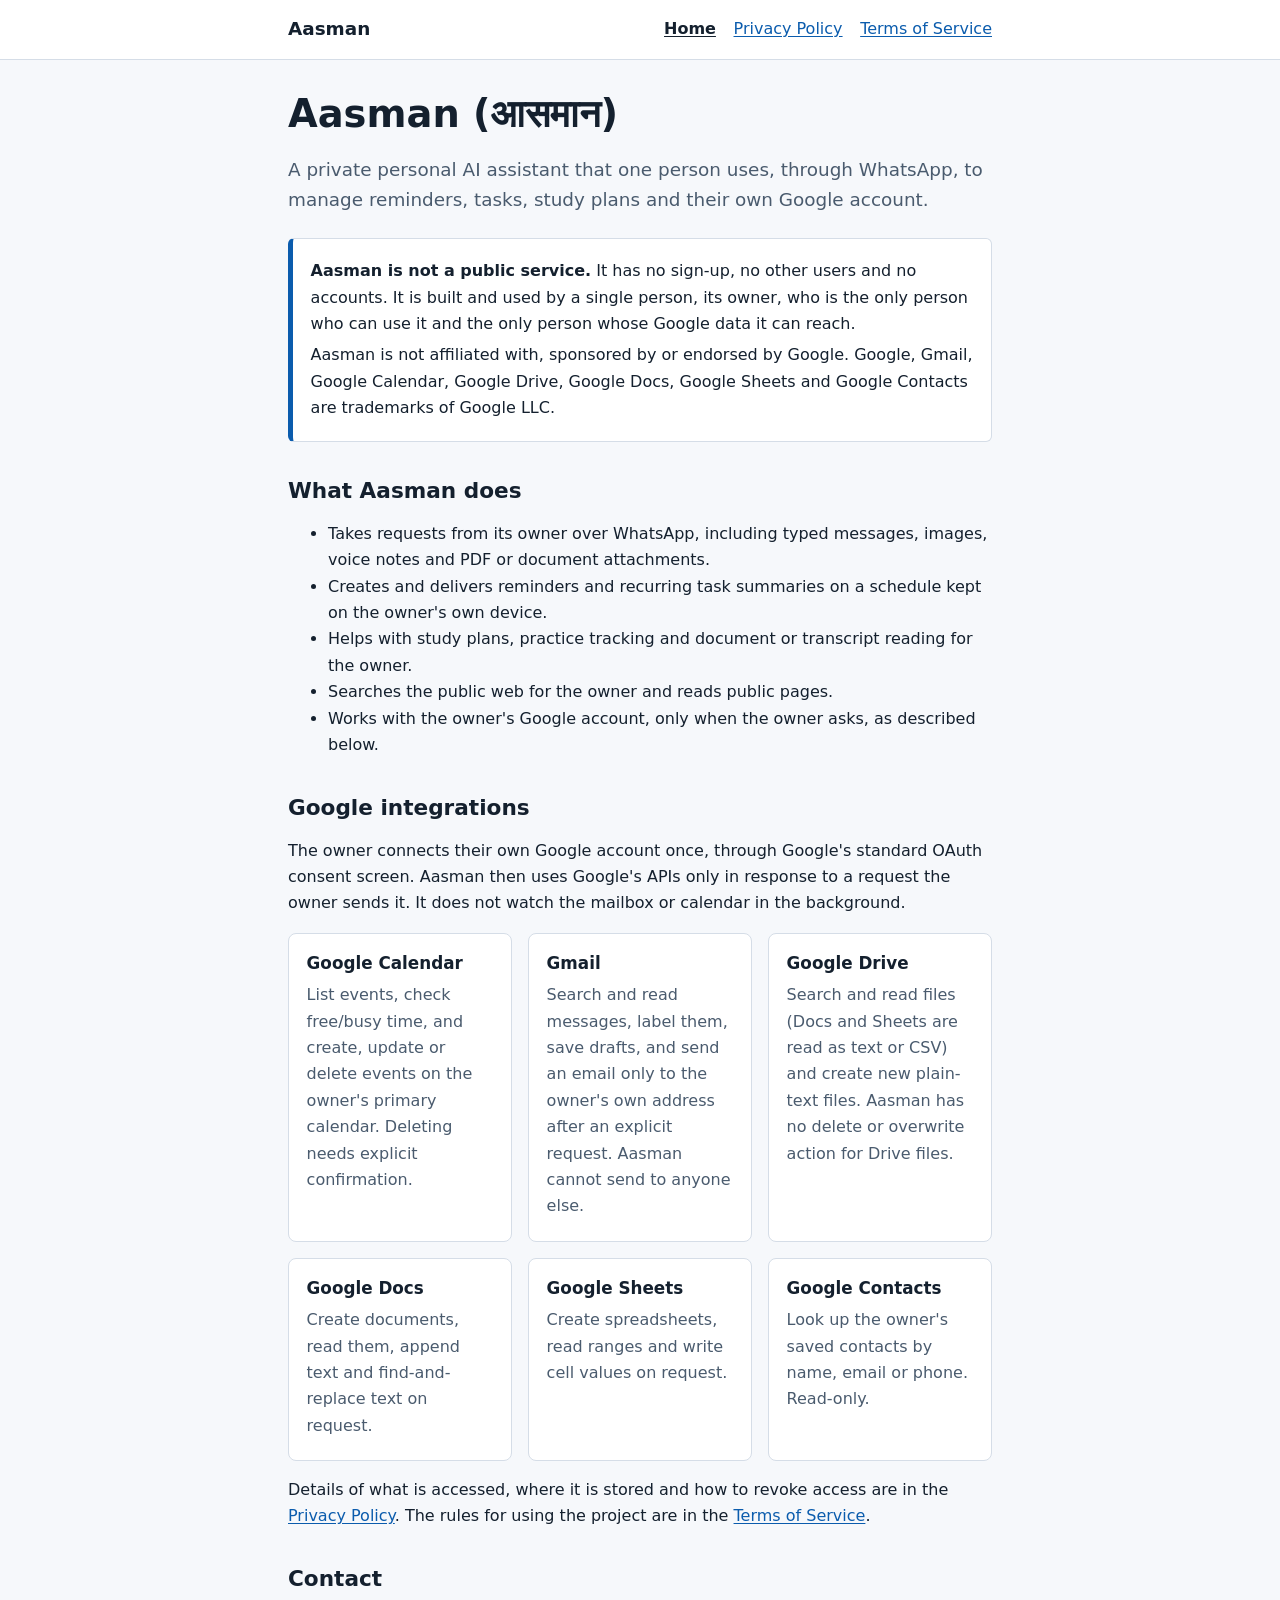
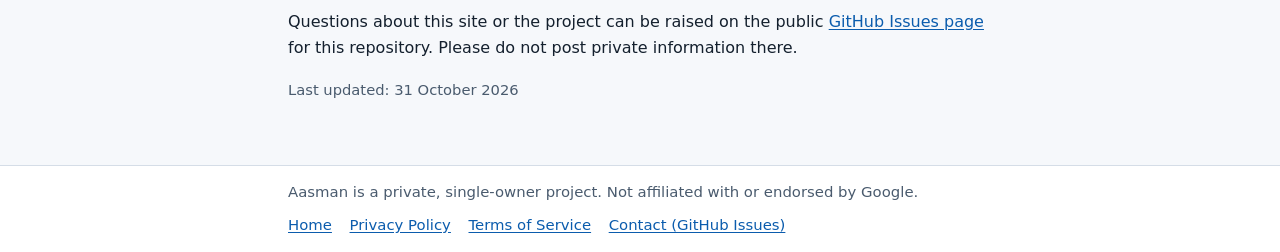
<file: index.html>
<!doctype html>
<html lang="en">
<head>
<meta charset="utf-8">
<meta name="viewport" content="width=device-width, initial-scale=1">
<title>Aasman - a private personal AI assistant</title>
<meta name="description" content="Aasman is a private personal AI assistant used only by its owner, with owner-authorized access to Google Calendar, Gmail, Drive, Docs, Sheets and Contacts.">
<meta name="color-scheme" content="light dark">
<link rel="canonical" href="https://aadit-issar.github.io/aasman-website/">
<link rel="stylesheet" href="style.css">
</head>
<body>
<a class="skip" href="#main">Skip to main content</a>
<header class="site"><div class="bar">
<a class="brand" href="index.html">Aasman</a>
<nav aria-label="Main"><ul>
<li><a href="index.html" aria-current="page">Home</a></li>
<li><a href="privacy.html">Privacy Policy</a></li>
<li><a href="terms.html">Terms of Service</a></li>
</ul></nav>
</div></header>
<main id="main">
<h1>Aasman <span lang="hi">(आसमान)</span></h1>
<p class="lede">A private personal AI assistant that one person uses, through WhatsApp, to manage reminders, tasks, study plans and their own Google account.</p>
<div class="notice" role="note">
<p><strong>Aasman is not a public service.</strong> It has no sign-up, no other users and no accounts. It is built and used by a single person, its owner, who is the only person who can use it and the only person whose Google data it can reach.</p>
<p>Aasman is not affiliated with, sponsored by or endorsed by Google. Google, Gmail, Google Calendar, Google Drive, Google Docs, Google Sheets and Google Contacts are trademarks of Google LLC.</p>
</div>

<h2>What Aasman does</h2>
<ul>
<li>Takes requests from its owner over WhatsApp, including typed messages, images, voice notes and PDF or document attachments.</li>
<li>Creates and delivers reminders and recurring task summaries on a schedule kept on the owner's own device.</li>
<li>Helps with study plans, practice tracking and document or transcript reading for the owner.</li>
<li>Searches the public web for the owner and reads public pages.</li>
<li>Works with the owner's Google account, only when the owner asks, as described below.</li>
</ul>

<h2>Google integrations</h2>
<p>The owner connects their own Google account once, through Google's standard OAuth consent screen. Aasman then uses Google's APIs only in response to a request the owner sends it. It does not watch the mailbox or calendar in the background.</p>
<div class="grid">
<section class="card"><h3>Google Calendar</h3><p>List events, check free/busy time, and create, update or delete events on the owner's primary calendar. Deleting needs explicit confirmation.</p></section>
<section class="card"><h3>Gmail</h3><p>Search and read messages, label them, save drafts, and send an email only to the owner's own address after an explicit request. Aasman cannot send to anyone else.</p></section>
<section class="card"><h3>Google Drive</h3><p>Search and read files (Docs and Sheets are read as text or CSV) and create new plain-text files. Aasman has no delete or overwrite action for Drive files.</p></section>
<section class="card"><h3>Google Docs</h3><p>Create documents, read them, append text and find-and-replace text on request.</p></section>
<section class="card"><h3>Google Sheets</h3><p>Create spreadsheets, read ranges and write cell values on request.</p></section>
<section class="card"><h3>Google Contacts</h3><p>Look up the owner's saved contacts by name, email or phone. Read-only.</p></section>
</div>
<p>Details of what is accessed, where it is stored and how to revoke access are in the <a href="privacy.html">Privacy Policy</a>. The rules for using the project are in the <a href="terms.html">Terms of Service</a>.</p>

<h2>Contact</h2>
<p>Questions about this site or the project can be raised on the public <a href="https://github.com/Aadit-issar/aasman-website/issues">GitHub Issues page</a> for this repository. Please do not post private information there.</p>
<p class="meta">Last updated: 31 October 2026</p>
</main>
<footer class="site"><div class="bar">
<p>Aasman is a private, single-owner project. Not affiliated with or endorsed by Google.</p>
<nav aria-label="Footer"><ul>
<li><a href="index.html">Home</a></li>
<li><a href="privacy.html">Privacy Policy</a></li>
<li><a href="terms.html">Terms of Service</a></li>
<li><a href="https://github.com/Aadit-issar/aasman-website/issues">Contact (GitHub Issues)</a></li>
</ul></nav>
</div></footer>
</body>
</html>
</file>
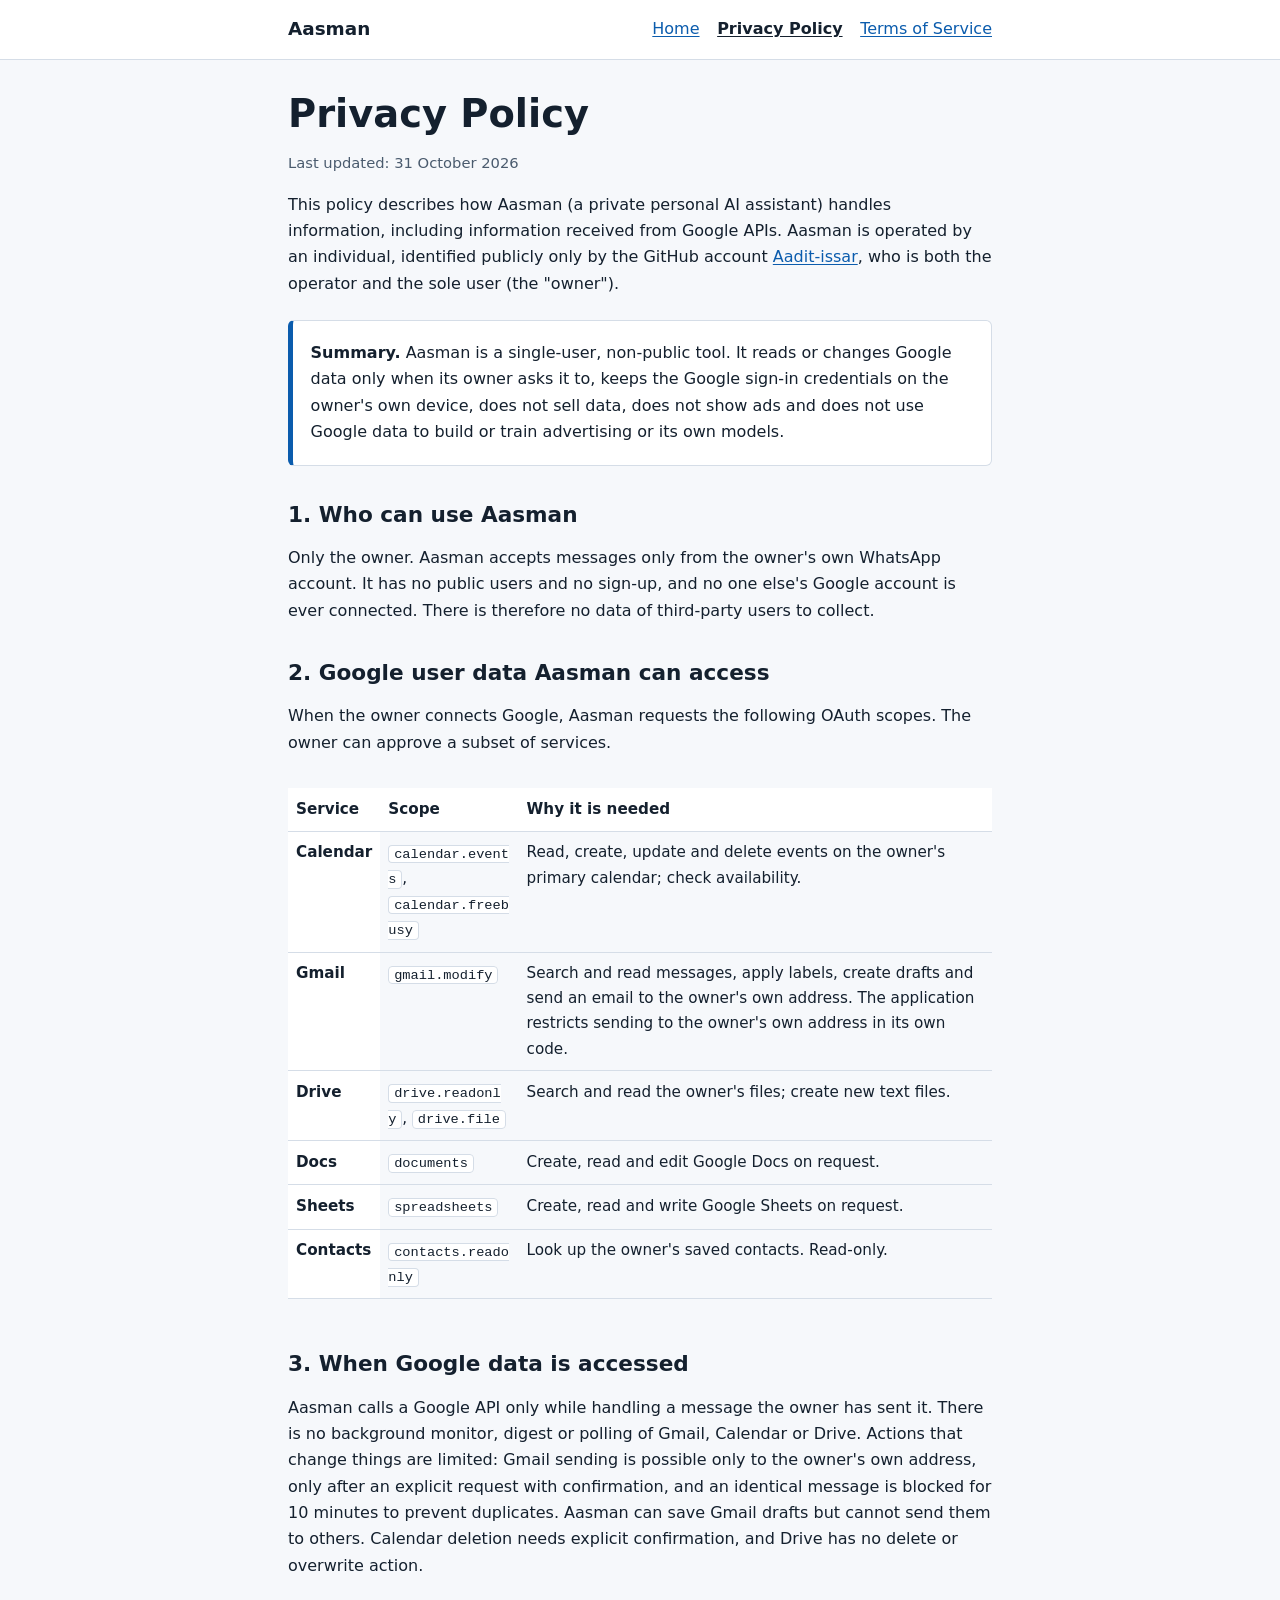
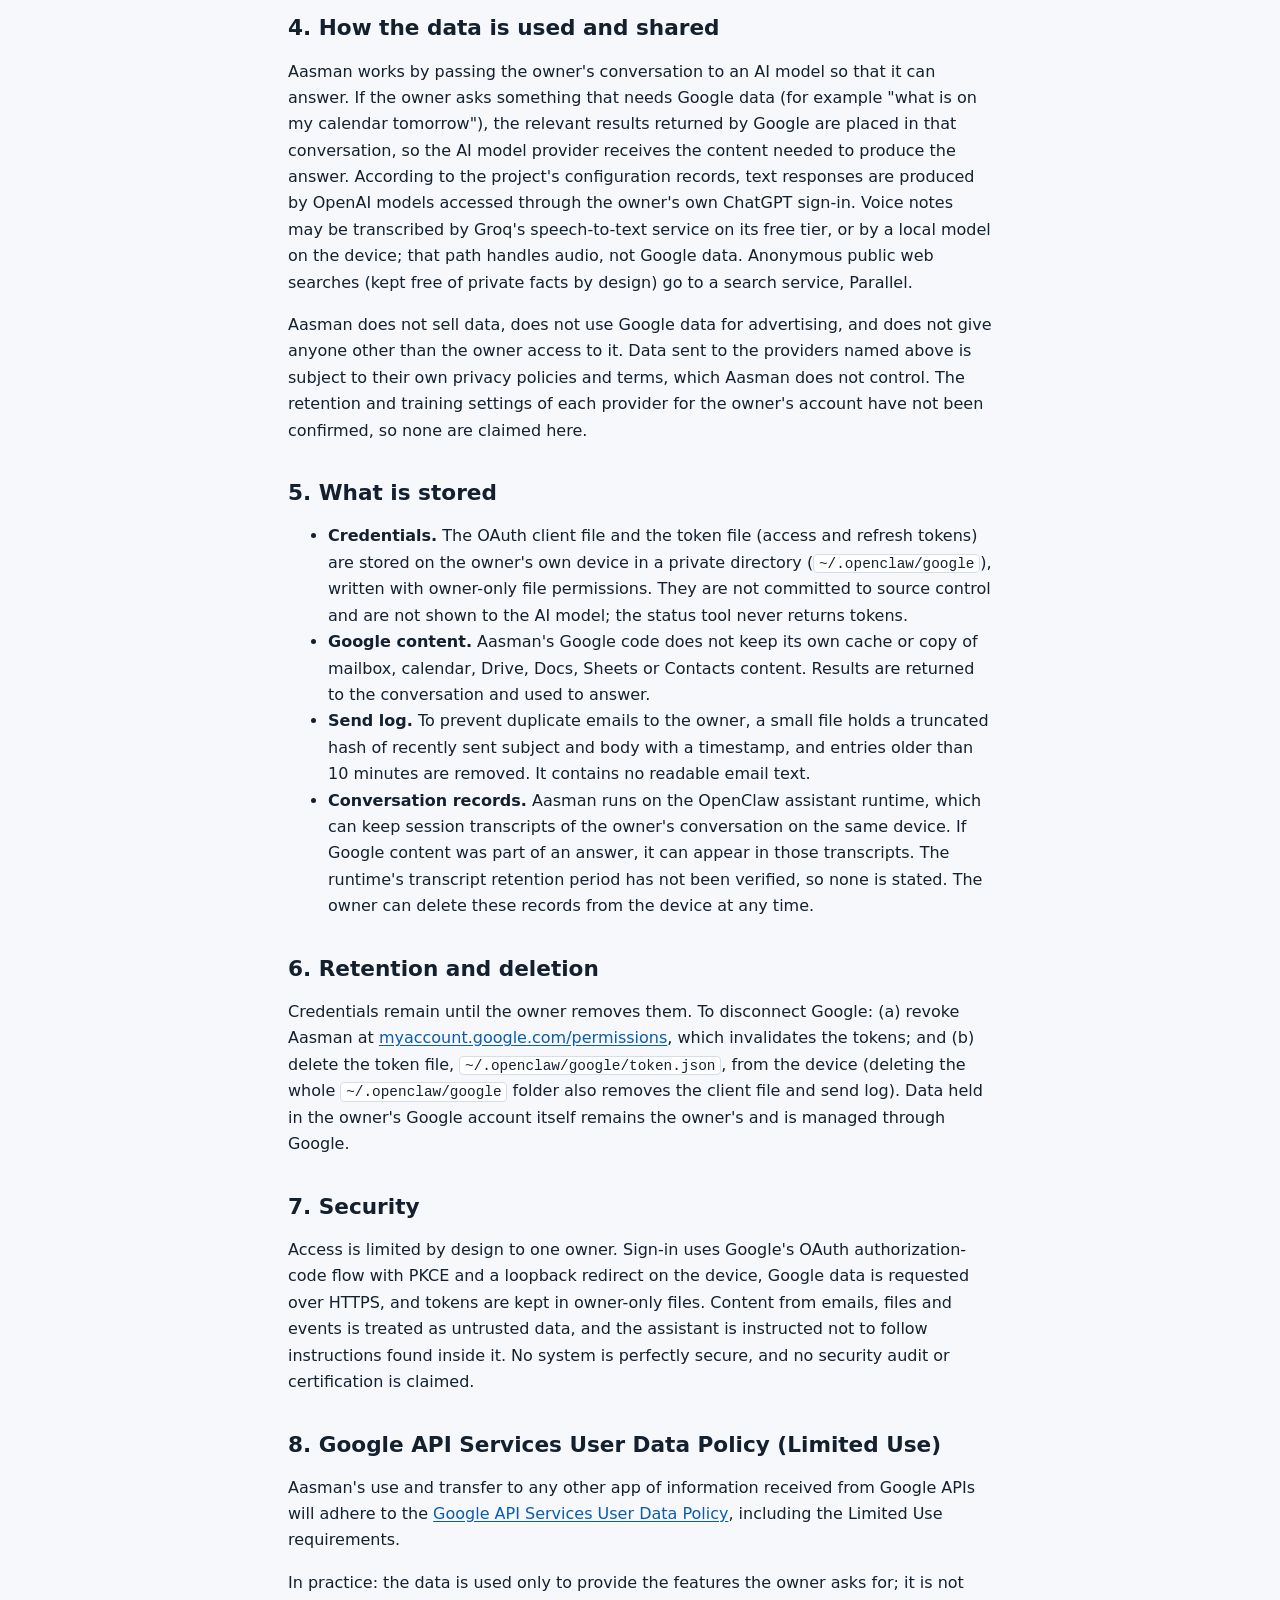
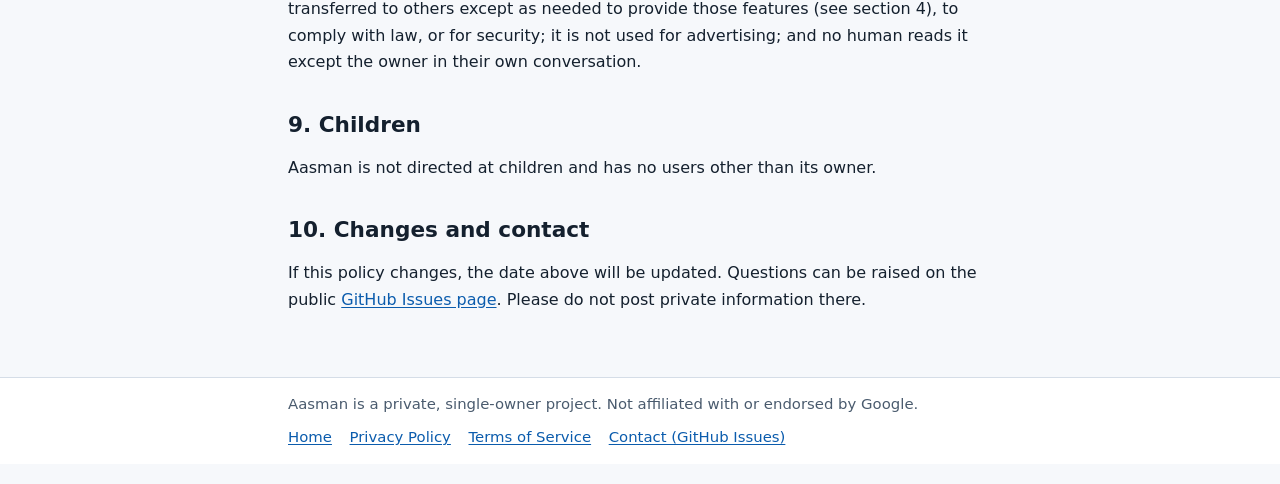
<file: privacy.html>
<!doctype html>
<html lang="en">
<head>
<meta charset="utf-8">
<meta name="viewport" content="width=device-width, initial-scale=1">
<title>Privacy Policy - Aasman</title>
<meta name="description" content="How Aasman, a private single-owner personal AI assistant, handles data, including data from Google APIs.">
<meta name="color-scheme" content="light dark">
<link rel="canonical" href="https://aadit-issar.github.io/aasman-website/privacy.html">
<link rel="stylesheet" href="style.css">
</head>
<body>
<a class="skip" href="#main">Skip to main content</a>
<header class="site"><div class="bar">
<a class="brand" href="index.html">Aasman</a>
<nav aria-label="Main"><ul>
<li><a href="index.html">Home</a></li>
<li><a href="privacy.html" aria-current="page">Privacy Policy</a></li>
<li><a href="terms.html">Terms of Service</a></li>
</ul></nav>
</div></header>
<main id="main">
<h1>Privacy Policy</h1>
<p class="meta">Last updated: 31 October 2026</p>
<p>This policy describes how Aasman (a private personal AI assistant) handles information, including information received from Google APIs. Aasman is operated by an individual, identified publicly only by the GitHub account <a href="https://github.com/Aadit-issar">Aadit-issar</a>, who is both the operator and the sole user (the "owner").</p>

<div class="notice" role="note">
<p><strong>Summary.</strong> Aasman is a single-user, non-public tool. It reads or changes Google data only when its owner asks it to, keeps the Google sign-in credentials on the owner's own device, does not sell data, does not show ads and does not use Google data to build or train advertising or its own models.</p>
</div>

<h2>1. Who can use Aasman</h2>
<p>Only the owner. Aasman accepts messages only from the owner's own WhatsApp account. It has no public users and no sign-up, and no one else's Google account is ever connected. There is therefore no data of third-party users to collect.</p>

<h2>2. Google user data Aasman can access</h2>
<p>When the owner connects Google, Aasman requests the following OAuth scopes. The owner can approve a subset of services.</p>
<div class="scroll"><table>
<thead><tr><th scope="col">Service</th><th scope="col">Scope</th><th scope="col">Why it is needed</th></tr></thead>
<tbody>
<tr><th scope="row">Calendar</th><td><code>calendar.events</code>, <code>calendar.freebusy</code></td><td>Read, create, update and delete events on the owner's primary calendar; check availability.</td></tr>
<tr><th scope="row">Gmail</th><td><code>gmail.modify</code></td><td>Search and read messages, apply labels, create drafts and send an email to the owner's own address. The application restricts sending to the owner's own address in its own code.</td></tr>
<tr><th scope="row">Drive</th><td><code>drive.readonly</code>, <code>drive.file</code></td><td>Search and read the owner's files; create new text files.</td></tr>
<tr><th scope="row">Docs</th><td><code>documents</code></td><td>Create, read and edit Google Docs on request.</td></tr>
<tr><th scope="row">Sheets</th><td><code>spreadsheets</code></td><td>Create, read and write Google Sheets on request.</td></tr>
<tr><th scope="row">Contacts</th><td><code>contacts.readonly</code></td><td>Look up the owner's saved contacts. Read-only.</td></tr>
</tbody></table></div>

<h2>3. When Google data is accessed</h2>
<p>Aasman calls a Google API only while handling a message the owner has sent it. There is no background monitor, digest or polling of Gmail, Calendar or Drive. Actions that change things are limited: Gmail sending is possible only to the owner's own address, only after an explicit request with confirmation, and an identical message is blocked for 10 minutes to prevent duplicates. Aasman can save Gmail drafts but cannot send them to others. Calendar deletion needs explicit confirmation, and Drive has no delete or overwrite action.</p>

<h2>4. How the data is used and shared</h2>
<p>Aasman works by passing the owner's conversation to an AI model so that it can answer. If the owner asks something that needs Google data (for example "what is on my calendar tomorrow"), the relevant results returned by Google are placed in that conversation, so the AI model provider receives the content needed to produce the answer. According to the project's configuration records, text responses are produced by OpenAI models accessed through the owner's own ChatGPT sign-in. Voice notes may be transcribed by Groq's speech-to-text service on its free tier, or by a local model on the device; that path handles audio, not Google data. Anonymous public web searches (kept free of private facts by design) go to a search service, Parallel.</p>
<p>Aasman does not sell data, does not use Google data for advertising, and does not give anyone other than the owner access to it. Data sent to the providers named above is subject to their own privacy policies and terms, which Aasman does not control. The retention and training settings of each provider for the owner's account have not been confirmed, so none are claimed here.</p>

<h2>5. What is stored</h2>
<ul>
<li><strong>Credentials.</strong> The OAuth client file and the token file (access and refresh tokens) are stored on the owner's own device in a private directory (<code>~/.openclaw/google</code>), written with owner-only file permissions. They are not committed to source control and are not shown to the AI model; the status tool never returns tokens.</li>
<li><strong>Google content.</strong> Aasman's Google code does not keep its own cache or copy of mailbox, calendar, Drive, Docs, Sheets or Contacts content. Results are returned to the conversation and used to answer.</li>
<li><strong>Send log.</strong> To prevent duplicate emails to the owner, a small file holds a truncated hash of recently sent subject and body with a timestamp, and entries older than 10 minutes are removed. It contains no readable email text.</li>
<li><strong>Conversation records.</strong> Aasman runs on the OpenClaw assistant runtime, which can keep session transcripts of the owner's conversation on the same device. If Google content was part of an answer, it can appear in those transcripts. The runtime's transcript retention period has not been verified, so none is stated. The owner can delete these records from the device at any time.</li>
</ul>

<h2>6. Retention and deletion</h2>
<p>Credentials remain until the owner removes them. To disconnect Google: (a) revoke Aasman at <a href="https://myaccount.google.com/permissions">myaccount.google.com/permissions</a>, which invalidates the tokens; and (b) delete the token file, <code>~/.openclaw/google/token.json</code>, from the device (deleting the whole <code>~/.openclaw/google</code> folder also removes the client file and send log). Data held in the owner's Google account itself remains the owner's and is managed through Google.</p>

<h2>7. Security</h2>
<p>Access is limited by design to one owner. Sign-in uses Google's OAuth authorization-code flow with PKCE and a loopback redirect on the device, Google data is requested over HTTPS, and tokens are kept in owner-only files. Content from emails, files and events is treated as untrusted data, and the assistant is instructed not to follow instructions found inside it. No system is perfectly secure, and no security audit or certification is claimed.</p>

<h2>8. Google API Services User Data Policy (Limited Use)</h2>
<p>Aasman's use and transfer to any other app of information received from Google APIs will adhere to the <a href="https://developers.google.com/terms/api-services-user-data-policy">Google API Services User Data Policy</a>, including the Limited Use requirements.</p>
<p>In practice: the data is used only to provide the features the owner asks for; it is not transferred to others except as needed to provide those features (see section 4), to comply with law, or for security; it is not used for advertising; and no human reads it except the owner in their own conversation.</p>

<h2>9. Children</h2>
<p>Aasman is not directed at children and has no users other than its owner.</p>

<h2>10. Changes and contact</h2>
<p>If this policy changes, the date above will be updated. Questions can be raised on the public <a href="https://github.com/Aadit-issar/aasman-website/issues">GitHub Issues page</a>. Please do not post private information there.</p>
</main>
<footer class="site"><div class="bar">
<p>Aasman is a private, single-owner project. Not affiliated with or endorsed by Google.</p>
<nav aria-label="Footer"><ul>
<li><a href="index.html">Home</a></li>
<li><a href="privacy.html">Privacy Policy</a></li>
<li><a href="terms.html">Terms of Service</a></li>
<li><a href="https://github.com/Aadit-issar/aasman-website/issues">Contact (GitHub Issues)</a></li>
</ul></nav>
</div></footer>
</body>
</html>
</file>
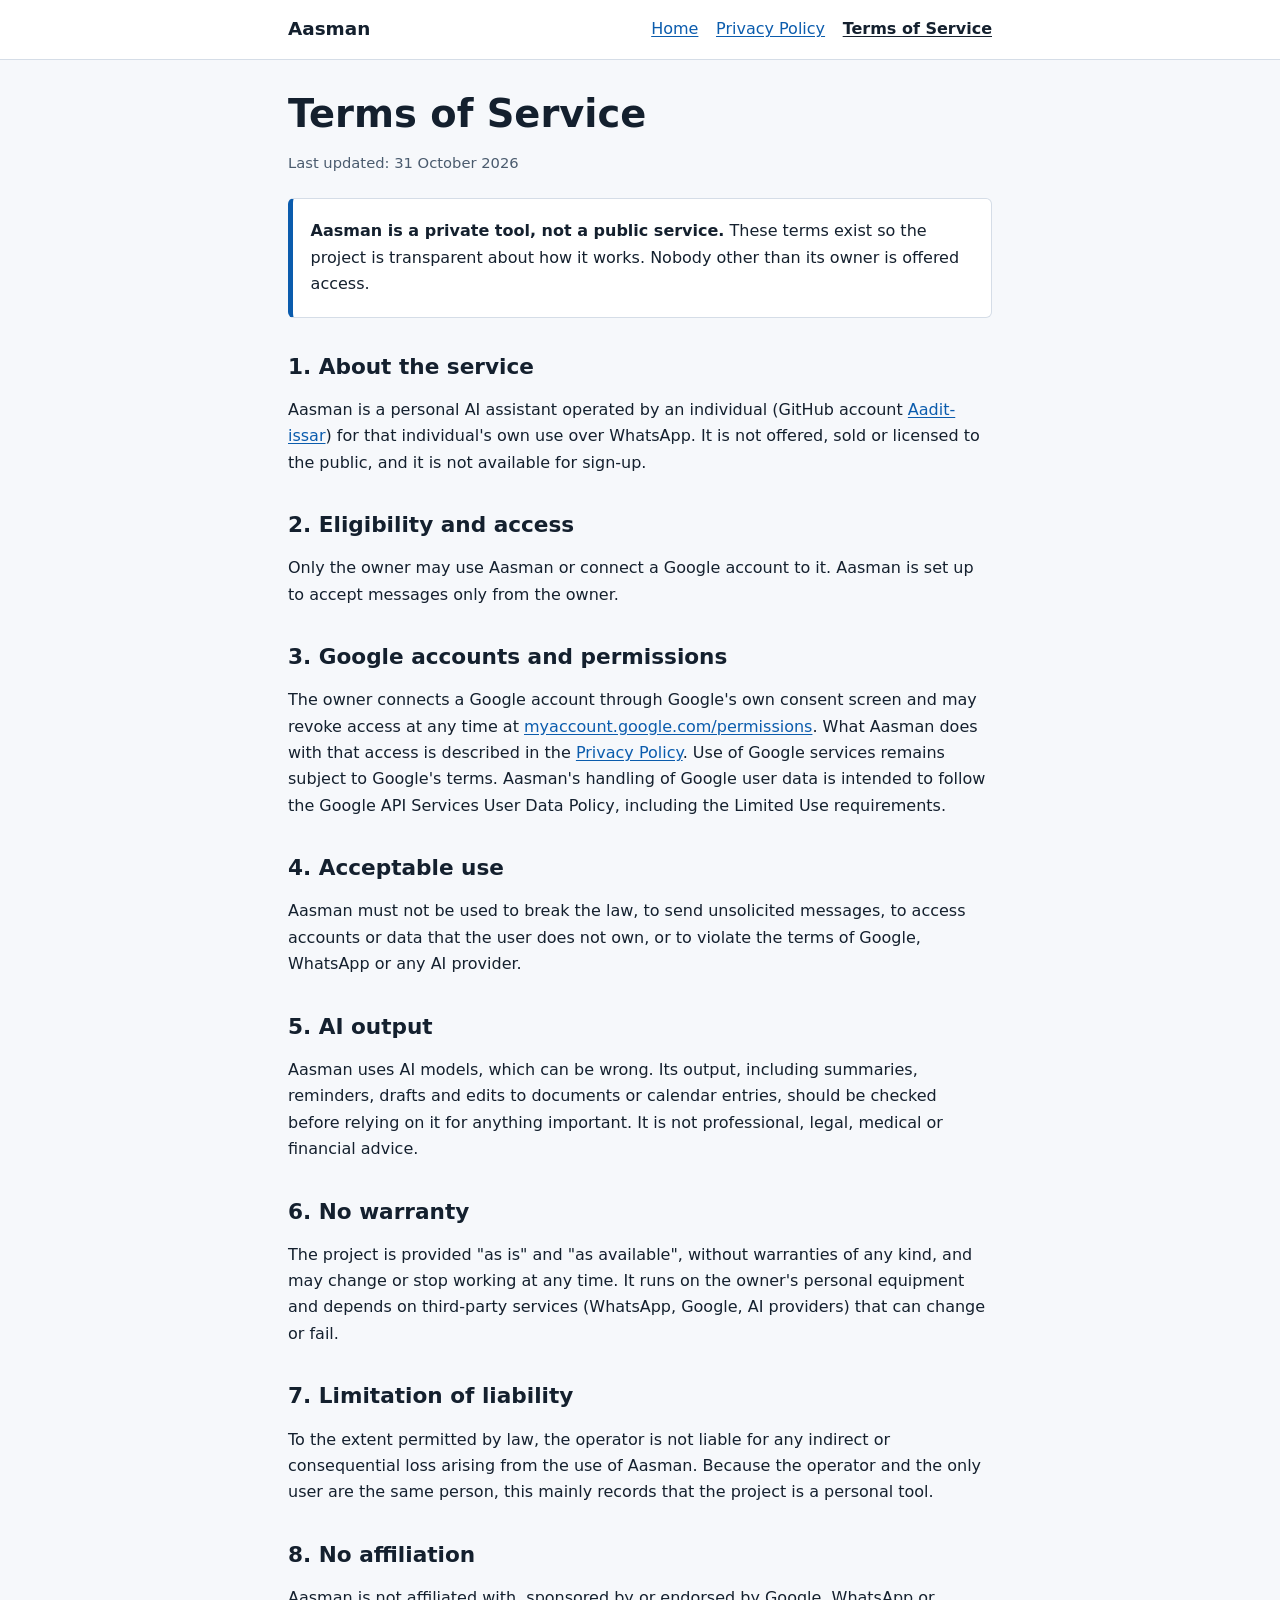
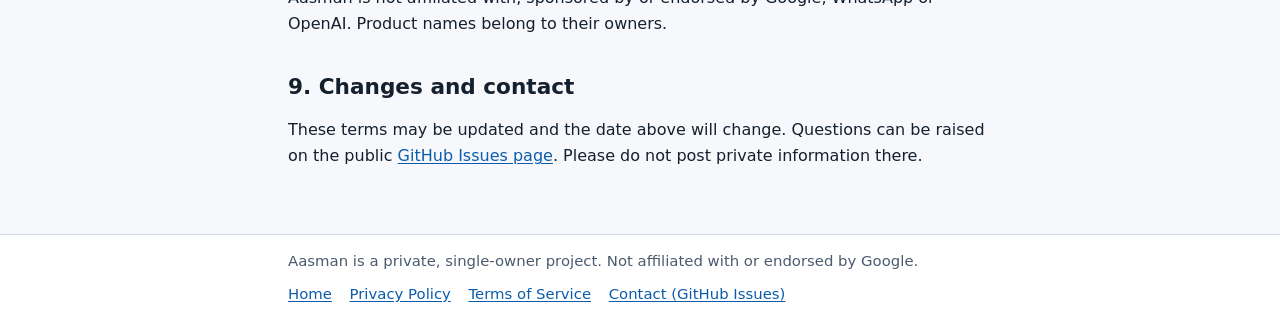
<file: terms.html>
<!doctype html>
<html lang="en">
<head>
<meta charset="utf-8">
<meta name="viewport" content="width=device-width, initial-scale=1">
<title>Terms of Service - Aasman</title>
<meta name="description" content="Terms for the private, single-owner Aasman personal AI assistant.">
<meta name="color-scheme" content="light dark">
<link rel="canonical" href="https://aadit-issar.github.io/aasman-website/terms.html">
<link rel="stylesheet" href="style.css">
</head>
<body>
<a class="skip" href="#main">Skip to main content</a>
<header class="site"><div class="bar">
<a class="brand" href="index.html">Aasman</a>
<nav aria-label="Main"><ul>
<li><a href="index.html">Home</a></li>
<li><a href="privacy.html">Privacy Policy</a></li>
<li><a href="terms.html" aria-current="page">Terms of Service</a></li>
</ul></nav>
</div></header>
<main id="main">
<h1>Terms of Service</h1>
<p class="meta">Last updated: 31 October 2026</p>
<div class="notice" role="note">
<p><strong>Aasman is a private tool, not a public service.</strong> These terms exist so the project is transparent about how it works. Nobody other than its owner is offered access.</p>
</div>

<h2>1. About the service</h2>
<p>Aasman is a personal AI assistant operated by an individual (GitHub account <a href="https://github.com/Aadit-issar">Aadit-issar</a>) for that individual's own use over WhatsApp. It is not offered, sold or licensed to the public, and it is not available for sign-up.</p>

<h2>2. Eligibility and access</h2>
<p>Only the owner may use Aasman or connect a Google account to it. Aasman is set up to accept messages only from the owner.</p>

<h2>3. Google accounts and permissions</h2>
<p>The owner connects a Google account through Google's own consent screen and may revoke access at any time at <a href="https://myaccount.google.com/permissions">myaccount.google.com/permissions</a>. What Aasman does with that access is described in the <a href="privacy.html">Privacy Policy</a>. Use of Google services remains subject to Google's terms. Aasman's handling of Google user data is intended to follow the Google API Services User Data Policy, including the Limited Use requirements.</p>

<h2>4. Acceptable use</h2>
<p>Aasman must not be used to break the law, to send unsolicited messages, to access accounts or data that the user does not own, or to violate the terms of Google, WhatsApp or any AI provider.</p>

<h2>5. AI output</h2>
<p>Aasman uses AI models, which can be wrong. Its output, including summaries, reminders, drafts and edits to documents or calendar entries, should be checked before relying on it for anything important. It is not professional, legal, medical or financial advice.</p>

<h2>6. No warranty</h2>
<p>The project is provided "as is" and "as available", without warranties of any kind, and may change or stop working at any time. It runs on the owner's personal equipment and depends on third-party services (WhatsApp, Google, AI providers) that can change or fail.</p>

<h2>7. Limitation of liability</h2>
<p>To the extent permitted by law, the operator is not liable for any indirect or consequential loss arising from the use of Aasman. Because the operator and the only user are the same person, this mainly records that the project is a personal tool.</p>

<h2>8. No affiliation</h2>
<p>Aasman is not affiliated with, sponsored by or endorsed by Google, WhatsApp or OpenAI. Product names belong to their owners.</p>

<h2>9. Changes and contact</h2>
<p>These terms may be updated and the date above will change. Questions can be raised on the public <a href="https://github.com/Aadit-issar/aasman-website/issues">GitHub Issues page</a>. Please do not post private information there.</p>
</main>
<footer class="site"><div class="bar">
<p>Aasman is a private, single-owner project. Not affiliated with or endorsed by Google.</p>
<nav aria-label="Footer"><ul>
<li><a href="index.html">Home</a></li>
<li><a href="privacy.html">Privacy Policy</a></li>
<li><a href="terms.html">Terms of Service</a></li>
<li><a href="https://github.com/Aadit-issar/aasman-website/issues">Contact (GitHub Issues)</a></li>
</ul></nav>
</div></footer>
</body>
</html>
</file>
<file: style.css>
:root{--bg:#f6f8fb;--surface:#fff;--text:#14202e;--muted:#4a5b6e;--accent:#0b5cad;--accent-ink:#fff;--border:#d5dde7;--focus:#b35c00;color-scheme:light dark}
@media (prefers-color-scheme:dark){:root{--bg:#0e1621;--surface:#16212f;--text:#e8eef5;--muted:#a9b8c9;--accent:#7db8f5;--accent-ink:#06111c;--border:#2b3a4d;--focus:#ffb454}}
*{box-sizing:border-box}
html{-webkit-text-size-adjust:100%}
body{margin:0;background:var(--bg);color:var(--text);font:1rem/1.65 system-ui,-apple-system,"Segoe UI",Roboto,sans-serif}
.skip{position:absolute;left:-999px;top:0;background:var(--accent);color:var(--accent-ink);padding:.6rem 1rem;z-index:10}
.skip:focus{left:.5rem;top:.5rem}
a{color:var(--accent);text-underline-offset:.15em}
a:focus-visible,button:focus-visible{outline:3px solid var(--focus);outline-offset:2px;border-radius:2px}
header.site{background:var(--surface);border-bottom:1px solid var(--border)}
.bar{max-width:46rem;margin:0 auto;padding:.9rem 1rem;display:flex;flex-wrap:wrap;gap:.5rem 1.25rem;align-items:center;justify-content:space-between}
.brand{font-weight:700;font-size:1.15rem;color:var(--text);text-decoration:none}
nav ul{list-style:none;margin:0;padding:0;display:flex;gap:1.1rem;flex-wrap:wrap}
nav a[aria-current="page"]{font-weight:700;color:var(--text)}
main{max-width:46rem;margin:0 auto;padding:1.5rem 1rem 3rem}
h1{font-size:clamp(1.7rem,6vw,2.4rem);line-height:1.2;margin:.4rem 0 .8rem}
h2{font-size:1.35rem;margin:2.2rem 0 .6rem;line-height:1.3}
h3{font-size:1.05rem;margin:1.4rem 0 .3rem}
.lede{font-size:1.15rem;color:var(--muted)}
.notice{background:var(--surface);border:1px solid var(--border);border-left:5px solid var(--accent);padding:.9rem 1.1rem;border-radius:6px;margin:1.4rem 0}
.notice p{margin:.3rem 0}
.grid{display:grid;gap:1rem;grid-template-columns:repeat(auto-fit,minmax(14rem,1fr));margin:1rem 0}
.card{background:var(--surface);border:1px solid var(--border);border-radius:8px;padding:1rem 1.1rem}
.card h3{margin-top:0}
.card p{margin:.3rem 0;color:var(--muted)}
.meta{color:var(--muted);font-size:.92rem}
table{width:100%;border-collapse:collapse;margin:1rem 0;font-size:.95rem}
th,td{text-align:left;vertical-align:top;border-bottom:1px solid var(--border);padding:.55rem .5rem}
th{background:var(--surface)}
.scroll{overflow-x:auto}
code{background:var(--surface);border:1px solid var(--border);border-radius:4px;padding:.05rem .3rem;font-size:.9em;word-break:break-word}
footer.site{border-top:1px solid var(--border);background:var(--surface)}
footer .bar{font-size:.93rem;color:var(--muted)}
footer p{margin:0}
@media (prefers-reduced-motion:reduce){*{scroll-behavior:auto!important}}
</file>
